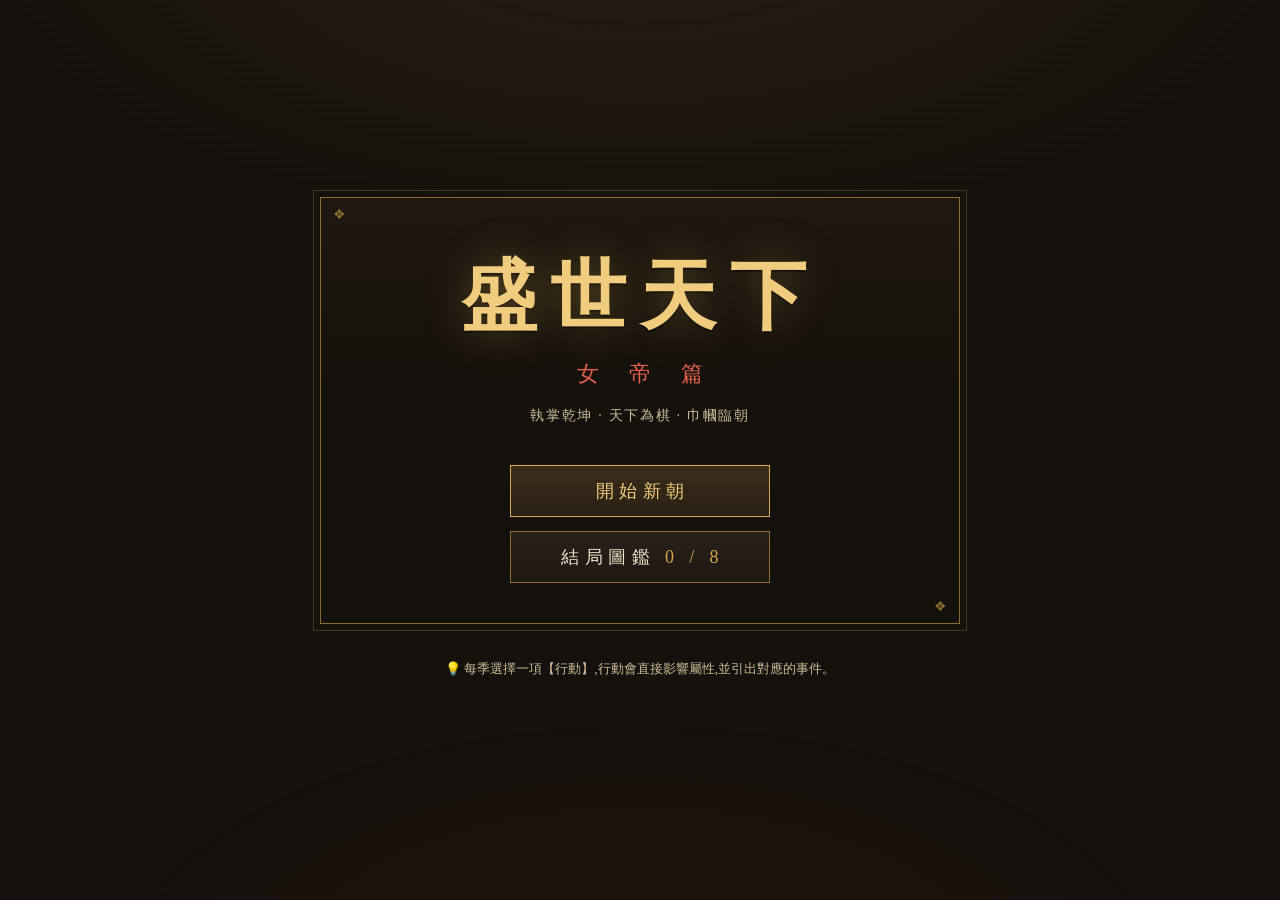
<file: index.html>
<!DOCTYPE html>
<html lang="zh-Hant">
<head>
<meta charset="UTF-8">
<meta name="viewport" content="width=device-width, initial-scale=1.0, user-scalable=no">
<title>盛世天下 · 女帝篇</title>
<link rel="icon" href="data:image/svg+xml,<svg xmlns='http://www.w3.org/2000/svg' viewBox='0 0 100 100'><text y='.9em' font-size='90'>👑</text></svg>">
<link rel="stylesheet" href="css/style.css">
</head>
<body>
<div id="app">

  <!-- ========== 標題 ========== -->
  <section class="screen" id="screen-title">
    <div class="title-frame">
      <h1 class="game-title">盛世天下</h1>
      <div class="game-sub">女 帝 篇</div>
      <p class="game-tagline">執掌乾坤 · 天下為棋 · 巾幗臨朝</p>
      <div class="title-menu">
        <button class="menu-btn primary" id="btn-new">開始新朝</button>
        <button class="menu-btn" id="btn-continue" style="display:none">繼續執政<span class="sub"></span></button>
        <button class="menu-btn" id="btn-gallery">結局圖鑑 <span id="title-endings-count">0 / 0</span></button>
      </div>
    </div>
    <p id="title-tip"></p>
  </section>

  <!-- ========== 年號選擇 ========== -->
  <section class="screen" id="screen-era">
    <div class="era-head">定 年 號</div>
    <p class="era-desc">先帝驟崩,遺詔傳位皇長女。<br>登基在即,禮部呈上年號候選——這兩個字,將冠於你的時代之前。</p>
    <div id="era-options"></div>
    <button class="back-link" id="btn-era-back">← 返回</button>
  </section>

  <!-- ========== 遊戲主畫面 ========== -->
  <section class="screen" id="screen-game">
    <div id="topbar">
      <div class="topbar-left">
        <span id="hud-era">—</span>
        <span id="hud-season">—</span>
        <span id="hud-title">—</span>
      </div>
      <div class="topbar-right">
        <button class="icon-btn" id="btn-ministers" title="朝臣">👥</button>
        <button class="icon-btn" id="btn-log" title="史冊">📖</button>
        <button class="icon-btn" id="btn-sound" title="音效">🔊</button>
        <button class="icon-btn" id="btn-home" title="回到標題(自動存檔)">🏠</button>
      </div>
    </div>
    <div id="stat-bar"></div>
    <div id="stage"></div>
  </section>

  <!-- ========== 結局 ========== -->
  <section class="screen" id="screen-ending">
    <div class="ending-box">
      <span id="ending-icon">🏯</span>
      <div id="ending-type">終局</div>
      <h2 id="ending-title">—</h2>
      <div id="ending-years">—</div>
      <div id="ending-stats"></div>
      <p id="ending-text"></p>
      <button class="menu-btn primary" id="btn-ending-new">再開新朝</button>
      <button class="menu-btn" id="btn-ending-back">回到標題</button>
    </div>
  </section>

  <!-- ========== 結局圖鑑 ========== -->
  <section class="screen" id="screen-gallery">
    <h2 class="gallery-head">結 局 圖 鑑</h2>
    <div id="gallery-list"></div>
    <button class="back-link" id="btn-gallery-back">← 返回</button>
  </section>

  <!-- ========== 大臣面板 ========== -->
  <div class="panel" id="panel-ministers">
    <div class="panel-box">
      <div class="panel-head"><h3>朝 臣</h3><button class="panel-close" id="btn-ministers-close">✕</button></div>
      <div class="panel-body" id="minister-list"></div>
    </div>
  </div>

  <!-- ========== 日誌面板 ========== -->
  <div class="panel" id="panel-log">
    <div class="panel-box">
      <div class="panel-head"><h3>起 居 注</h3><button class="panel-close" id="btn-log-close">✕</button></div>
      <div class="panel-body" id="log-list"></div>
    </div>
  </div>

</div>
<script src="js/data.js"></script>
<script src="js/audio.js"></script>
<script src="js/game.js"></script>
</body>
</html>
</file>
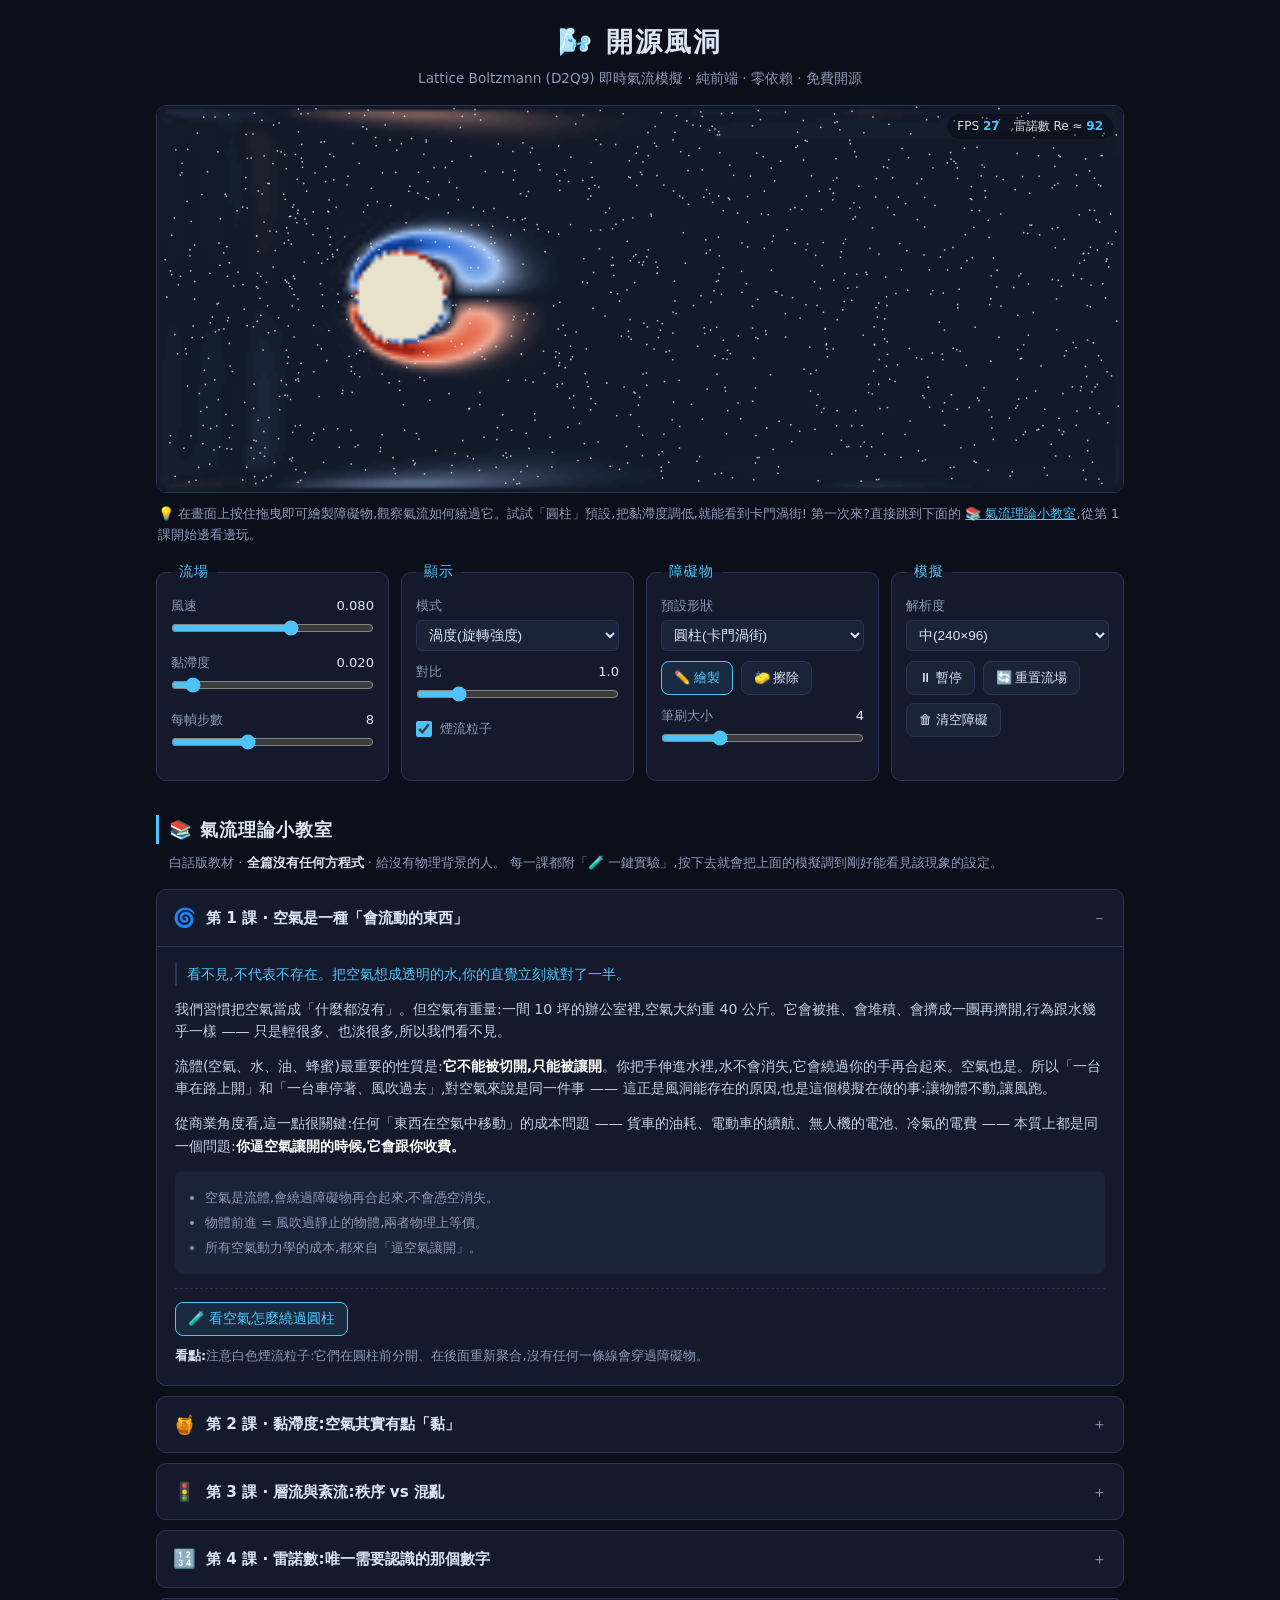
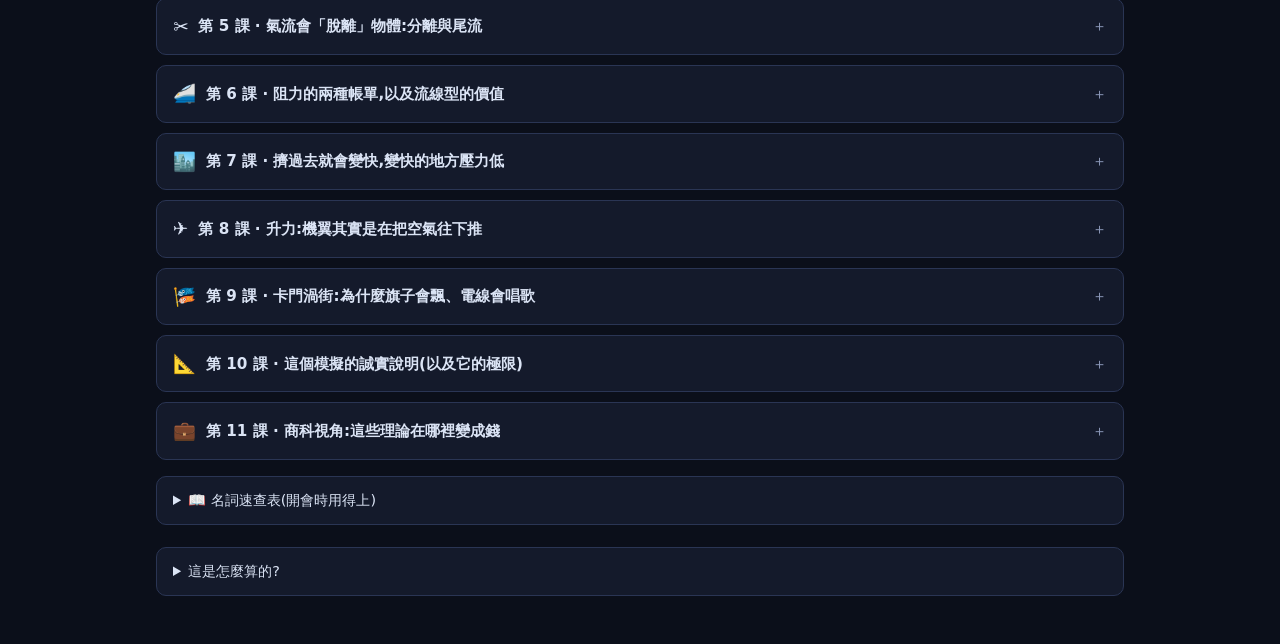
<file: airflow-sim/index.html>
<!DOCTYPE html>
<html lang="zh-Hant">
<head>
<meta charset="UTF-8">
<meta name="viewport" content="width=device-width, initial-scale=1.0">
<title>開源風洞 · 瀏覽器氣流模擬</title>
<link rel="icon" href="data:image/svg+xml,<svg xmlns='http://www.w3.org/2000/svg' viewBox='0 0 100 100'><text y='.9em' font-size='90'>🌬️</text></svg>">
<link rel="stylesheet" href="css/style.css">
</head>
<body>
<div id="app">

  <header>
    <h1>🌬️ 開源風洞</h1>
    <p class="sub">Lattice Boltzmann (D2Q9) 即時氣流模擬 · 純前端 · 零依賴 · 免費開源</p>
  </header>

  <div id="canvas-wrap">
    <canvas id="view"></canvas>
    <div id="toast"></div>
    <div id="readout">
      <span>FPS <b id="fps">—</b></span>
      <span>雷諾數 Re ≈ <b id="re">—</b></span>
    </div>
  </div>

  <p class="hint">💡 在畫面上按住拖曳即可繪製障礙物,觀察氣流如何繞過它。試試「圓柱」預設,把黏滯度調低,就能看到卡門渦街!
  第一次來?直接跳到下面的 <a href="#course">📚 氣流理論小教室</a>,從第 1 課開始邊看邊玩。</p>

  <div id="controls">

    <fieldset>
      <legend>流場</legend>
      <label>風速 <output id="speed-val">0.080</output>
        <input type="range" id="speed" min="0.02" max="0.12" step="0.005" value="0.08">
      </label>
      <label>黏滯度 <output id="visc-val">0.020</output>
        <input type="range" id="visc" min="0.005" max="0.2" step="0.005" value="0.02">
      </label>
      <label>每幀步數 <output id="steps-val">8</output>
        <input type="range" id="steps" min="1" max="20" step="1" value="8">
      </label>
    </fieldset>

    <fieldset>
      <legend>顯示</legend>
      <label>模式
        <select id="mode">
          <option value="curl" selected>渦度(旋轉強度)</option>
          <option value="speed">流速</option>
          <option value="density">密度(≈壓力)</option>
        </select>
      </label>
      <label>對比 <output id="contrast-val">1.0</output>
        <input type="range" id="contrast" min="0.3" max="4" step="0.1" value="1">
      </label>
      <label class="row"><input type="checkbox" id="tracers" checked> 煙流粒子</label>
    </fieldset>

    <fieldset>
      <legend>障礙物</legend>
      <label>預設形狀
        <select id="preset">
          <option value="cylinder" selected>圓柱(卡門渦街)</option>
          <option value="plate">垂直平板</option>
          <option value="wing">機翼</option>
          <option value="buildings">建築縫隙風</option>
          <option value="empty">清空</option>
        </select>
      </label>
      <div class="row btns">
        <button id="tool-draw" class="tool">✏️ 繪製</button>
        <button id="tool-erase" class="tool">🧽 擦除</button>
      </div>
      <label>筆刷大小 <output id="brush-val">4</output>
        <input type="range" id="brush" min="1" max="12" step="1" value="4">
      </label>
    </fieldset>

    <fieldset>
      <legend>模擬</legend>
      <label>解析度
        <select id="res">
          <option value="low">低(160×64,省電)</option>
          <option value="mid" selected>中(240×96)</option>
          <option value="high">高(320×128,較吃 CPU)</option>
        </select>
      </label>
      <div class="row btns">
        <button id="btn-pause">⏸ 暫停</button>
        <button id="btn-reset">🔄 重置流場</button>
        <button id="btn-clear">🗑 清空障礙</button>
      </div>
    </fieldset>

  </div>

  <section id="course">
    <h2>📚 氣流理論小教室</h2>
    <p class="course-sub">
      白話版教材 · <b>全篇沒有任何方程式</b> · 給沒有物理背景的人。
      每一課都附「🧪 一鍵實驗」,按下去就會把上面的模擬調到剛好能看見該現象的設定。
    </p>
    <div id="lessons"></div>

    <details id="glossary">
      <summary>📖 名詞速查表(開會時用得上)</summary>
      <div id="glossary-list"></div>
    </details>
  </section>

  <footer>
    <details>
      <summary>這是怎麼算的?</summary>
      <p>本模擬使用 <b>Lattice Boltzmann 方法(LBM,D2Q9)</b>:把空間切成格子,每格追蹤九個方向的粒子分布,
      每一步做「碰撞(向局部平衡鬆弛)」與「平流(往鄰格移動)」,巨觀上便重現了 Navier–Stokes 流體行為。
      障礙物採半程反彈(bounce-back)無滑移邊界;左緣固定進流、右緣零梯度出流。
      一切都在你的瀏覽器裡即時計算 — 不需要伺服器、GPU 或任何授權。</p>
      <p>注意:這是 2D、低馬赫數的教學/概念級模擬,適合直覺理解與快速實驗;
      若要做工程級 3D 分析,可搭配開源的 OpenFOAM 或 SU2。</p>
    </details>
  </footer>

</div>
<script src="js/sim.js"></script>
<script src="js/main.js"></script>
<script src="js/lessons.js"></script>
</body>
</html>
</file>
<file: css/style.css>
/* ============================================================
   盛世天下 · 女帝篇 — 樣式
   ============================================================ */
:root {
  --ink: #14100c;
  --ink-2: #1e1813;
  --ink-3: #292019;
  --gold: #d4a94e;
  --gold-bright: #f0cd7e;
  --gold-dim: #8a6d33;
  --paper: #efe3c8;
  --paper-dim: #cbbb98;
  --red: #b03a2e;
  --red-bright: #e05f4e;
  --green: #7fae6a;
  --font-serif: "Songti TC", "Noto Serif TC", "Noto Serif CJK TC", "Source Han Serif TC", "STSong", "SimSun", serif;
}

* { margin: 0; padding: 0; box-sizing: border-box; -webkit-tap-highlight-color: transparent; }

html, body {
  height: 100%;
  background: var(--ink);
  color: var(--paper);
  font-family: var(--font-serif);
  overflow: hidden;
}

#app { height: 100%; position: relative; }

/* ---------- 背景紋理 ---------- */
#app::before {
  content: '';
  position: fixed; inset: 0; pointer-events: none; z-index: 0;
  background:
    radial-gradient(ellipse 90% 60% at 50% -10%, rgba(212,169,78,.10), transparent 60%),
    radial-gradient(ellipse 70% 50% at 50% 110%, rgba(176,58,46,.08), transparent 60%),
    repeating-linear-gradient(0deg, transparent 0 2px, rgba(255,255,255,.008) 2px 4px);
}

/* ---------- 畫面切換 ---------- */
.screen {
  position: absolute; inset: 0;
  display: none;
  flex-direction: column;
  align-items: center;
  z-index: 1;
  overflow-y: auto;
  overflow-x: hidden;
}
.screen.active { display: flex; animation: screenIn .5s ease both; }
@keyframes screenIn { from { opacity: 0; transform: translateY(10px); } to { opacity: 1; transform: none; } }

/* ============================================================
   標題畫面
   ============================================================ */
#screen-title { justify-content: center; text-align: center; padding: 24px; }

.title-frame {
  border: 1px solid var(--gold-dim);
  outline: 1px solid rgba(212,169,78,.25);
  outline-offset: 6px;
  padding: 48px 56px 40px;
  position: relative;
  background: linear-gradient(180deg, rgba(212,169,78,.05), transparent 50%);
  max-width: 640px; width: 100%;
}
.title-frame::before, .title-frame::after {
  content: '❖'; color: var(--gold-dim); position: absolute; font-size: 14px;
}
.title-frame::before { top: 8px; left: 12px; }
.title-frame::after { bottom: 8px; right: 12px; }

.game-title {
  font-size: clamp(44px, 9vw, 76px);
  letter-spacing: .18em;
  color: var(--gold-bright);
  text-shadow: 0 0 40px rgba(212,169,78,.35), 0 2px 0 rgba(0,0,0,.6);
  font-weight: 700;
  animation: titleGlow 3.2s ease-in-out infinite alternate;
}
@keyframes titleGlow {
  from { text-shadow: 0 0 24px rgba(212,169,78,.25), 0 2px 0 rgba(0,0,0,.6); }
  to   { text-shadow: 0 0 52px rgba(212,169,78,.5), 0 2px 0 rgba(0,0,0,.6); }
}
.game-sub {
  margin-top: 10px;
  font-size: clamp(17px, 3vw, 22px);
  letter-spacing: .55em; text-indent: .55em;
  color: var(--red-bright);
}
.game-tagline {
  margin-top: 18px; color: var(--paper-dim); font-size: 14px; letter-spacing: .12em;
}

.title-menu { margin-top: 40px; display: flex; flex-direction: column; gap: 14px; align-items: center; }

.menu-btn {
  font-family: inherit;
  width: 260px; padding: 13px 0;
  background: linear-gradient(180deg, var(--ink-3), var(--ink-2));
  color: var(--paper);
  border: 1px solid var(--gold-dim);
  font-size: 18px; letter-spacing: .3em; text-indent: .3em;
  cursor: pointer;
  transition: all .25s;
  position: relative;
}
.menu-btn:hover {
  border-color: var(--gold-bright); color: var(--gold-bright);
  box-shadow: 0 0 22px rgba(212,169,78,.18);
  transform: translateY(-2px);
}
.menu-btn .sub { display: block; font-size: 11px; letter-spacing: .1em; color: var(--paper-dim); margin-top: 3px; }
.menu-btn.primary { border-color: var(--gold); background: linear-gradient(180deg, #3a2d1c, #2a2013); color: var(--gold-bright); }

#title-endings-count { color: var(--gold); }
#title-tip {
  margin-top: 34px; font-size: 13px; color: var(--paper-dim);
  max-width: 460px; line-height: 1.7; min-height: 3.4em;
}

/* ============================================================
   年號選擇
   ============================================================ */
#screen-era { justify-content: center; padding: 24px; text-align: center; }
.era-head { font-size: 26px; letter-spacing: .3em; color: var(--gold-bright); margin-bottom: 8px; }
.era-desc { color: var(--paper-dim); font-size: 14px; margin-bottom: 30px; line-height: 1.8; max-width: 480px; }
#era-options { display: flex; gap: 16px; flex-wrap: wrap; justify-content: center; max-width: 600px; }
.era-btn {
  font-family: inherit;
  width: 96px; height: 128px;
  background: linear-gradient(180deg, #2c2318, var(--ink-2));
  border: 1px solid var(--gold-dim);
  color: var(--gold-bright); cursor: pointer;
  display: flex; align-items: center; justify-content: center;
  transition: all .25s;
}
.era-btn .era-name {
  writing-mode: vertical-rl; font-size: 26px; letter-spacing: .35em;
}
.era-btn:hover { border-color: var(--gold-bright); transform: translateY(-4px); box-shadow: 0 8px 26px rgba(212,169,78,.2); }
.back-link {
  font-family: inherit; margin-top: 36px; background: none; border: none;
  color: var(--paper-dim); font-size: 14px; letter-spacing: .2em; cursor: pointer;
}
.back-link:hover { color: var(--gold-bright); }

/* ============================================================
   遊戲主畫面
   ============================================================ */
#screen-game { padding: 0; }

/* --- 頂欄 --- */
#topbar {
  width: 100%;
  display: flex; align-items: center; justify-content: space-between;
  padding: 10px 16px 8px;
  border-bottom: 1px solid rgba(212,169,78,.22);
  background: linear-gradient(180deg, rgba(212,169,78,.06), transparent);
  flex-shrink: 0;
}
.topbar-left { display: flex; align-items: baseline; gap: 10px; }
#hud-era { font-size: 19px; color: var(--gold-bright); letter-spacing: .1em; }
#hud-season { font-size: 14px; color: var(--paper-dim); }
#hud-title {
  font-size: 12px; color: var(--red-bright);
  border: 1px solid rgba(176,58,46,.5); padding: 2px 8px; letter-spacing: .15em;
}
.topbar-right { display: flex; gap: 8px; }
.icon-btn {
  font-family: inherit;
  background: var(--ink-2); border: 1px solid rgba(212,169,78,.3);
  color: var(--paper); font-size: 15px;
  width: 36px; height: 32px; cursor: pointer; transition: all .2s;
}
.icon-btn:hover { border-color: var(--gold-bright); color: var(--gold-bright); }

/* --- 屬性列 --- */
#stat-bar {
  width: 100%; max-width: 760px;
  display: grid; grid-template-columns: repeat(5, 1fr); gap: 8px;
  padding: 12px 16px 6px;
  flex-shrink: 0;
}
.stat-item { position: relative; }
.stat-head { display: flex; align-items: center; gap: 4px; font-size: 12px; margin-bottom: 4px; }
.stat-icon { font-size: 13px; }
.stat-name { color: var(--paper-dim); letter-spacing: .05em; }
.stat-num { margin-left: auto; color: var(--gold-bright); font-size: 13px; font-variant-numeric: tabular-nums; }
.bar-track {
  height: 6px; background: rgba(255,255,255,.07);
  border: 1px solid rgba(212,169,78,.18);
  overflow: hidden;
}
.bar-fill {
  height: 100%;
  background: linear-gradient(90deg, var(--gold-dim), var(--gold));
  transition: width .7s cubic-bezier(.22,1,.36,1);
}
.bar-fill.danger { background: linear-gradient(90deg, #7c2a22, var(--red-bright)); }
.bar-fill.rich { background: linear-gradient(90deg, var(--gold), var(--gold-bright)); box-shadow: 0 0 8px rgba(240,205,126,.5); }
.stat-danger .stat-name { color: var(--red-bright); animation: pulse 1.2s infinite; }
@keyframes pulse { 50% { opacity: .45; } }

/* 屬性飄字 */
.float-num {
  position: absolute; right: 0; top: -4px;
  font-size: 15px; font-weight: 700; pointer-events: none;
  animation: floatUp 1.4s ease-out both;
  z-index: 5;
}
.float-num.up { color: var(--green); }
.float-num.down { color: var(--red-bright); }
@keyframes floatUp {
  0% { opacity: 0; transform: translateY(6px); }
  18% { opacity: 1; }
  100% { opacity: 0; transform: translateY(-26px); }
}

/* --- 舞台 --- */
#stage {
  flex: 1; width: 100%; max-width: 760px;
  padding: 14px 16px 26px;
  display: flex; flex-direction: column;
  overflow-y: auto;
}

.card {
  background: linear-gradient(180deg, var(--ink-3), var(--ink-2));
  border: 1px solid rgba(212,169,78,.35);
  padding: 22px 24px 24px;
  position: relative;
  box-shadow: 0 10px 40px rgba(0,0,0,.45);
}
.card.enter { animation: cardIn .45s cubic-bezier(.22,1,.36,1) both; }
@keyframes cardIn {
  from { opacity: 0; transform: translateY(18px) scale(.985); }
  to   { opacity: 1; transform: none; }
}
.card::before {
  content: ''; position: absolute; inset: 5px; pointer-events: none;
  border: 1px solid rgba(212,169,78,.12);
}
.story-card { border-color: var(--gold); box-shadow: 0 10px 46px rgba(212,169,78,.14); }

.card-kicker {
  font-size: 12px; letter-spacing: .3em; color: var(--red-bright); margin-bottom: 10px;
}
.story-card .card-kicker { color: var(--gold-bright); }
.card-title {
  font-size: 24px; color: var(--gold-bright); letter-spacing: .08em;
  margin-bottom: 14px; display: flex; align-items: center; gap: 10px;
}
.ev-icon { font-size: 26px; }
.card-text {
  font-size: 16px; line-height: 2; color: var(--paper);
  min-height: 3em; cursor: pointer;
}
.type-cursor { color: var(--gold); animation: pulse .8s infinite; }

/* --- 行動 --- */
.action-lead { cursor: default; min-height: unset; margin-bottom: 6px; color: var(--paper-dim); }
.action-list { display: flex; flex-direction: column; gap: 9px; margin-top: 14px; }
.action-btn {
  font-family: inherit;
  display: flex; align-items: center; gap: 14px;
  background: rgba(255,255,255,.025);
  border: 1px solid rgba(212,169,78,.25);
  padding: 11px 16px;
  color: var(--paper); cursor: pointer;
  text-align: left; transition: all .2s;
}
.action-btn:hover {
  border-color: var(--gold-bright);
  background: rgba(212,169,78,.08);
  transform: translateX(4px);
}
.a-icon { font-size: 22px; flex-shrink: 0; }
.a-body { display: flex; flex-direction: column; gap: 2px; flex: 1; }
.a-name { font-size: 17px; letter-spacing: .1em; color: var(--gold-bright); }
.a-desc { font-size: 12.5px; color: var(--paper-dim); }
.a-hint { font-size: 11.5px; color: var(--paper-dim); white-space: nowrap; opacity: .85; }

/* --- 選項 --- */
.choice-list { display: flex; flex-direction: column; gap: 10px; margin-top: 18px; }
.choice-btn {
  font-family: inherit;
  background: rgba(255,255,255,.03);
  border: 1px solid rgba(212,169,78,.3);
  padding: 13px 18px;
  color: var(--paper); font-size: 15.5px; line-height: 1.6;
  cursor: pointer; text-align: left;
  display: flex; align-items: center; justify-content: space-between; gap: 12px;
  transition: all .2s;
  animation: choiceIn .4s ease both;
  position: relative;
}
@keyframes choiceIn { from { opacity: 0; transform: translateX(-10px); } to { opacity: 1; transform: none; } }
.choice-btn:hover:not(.locked) {
  border-color: var(--gold-bright); background: rgba(212,169,78,.1);
  padding-left: 24px;
}
.choice-btn::before {
  content: '◆'; color: var(--gold-dim); font-size: 10px; margin-right: 10px;
}
.choice-btn:hover:not(.locked)::before { color: var(--gold-bright); }
.choice-btn.locked { opacity: .45; cursor: not-allowed; }
.c-text { flex: 1; }
.c-req {
  font-size: 11.5px; white-space: nowrap; padding: 2px 8px;
  border: 1px solid currentColor;
}
.c-req.ok { color: var(--green); }
.c-req.lack { color: var(--red-bright); }

/* --- 結果卡 --- */
.result-choice {
  color: var(--paper-dim); font-size: 14px; margin-bottom: 12px;
  padding-left: 12px; border-left: 2px solid var(--gold-dim);
}
.primary-btn {
  font-family: inherit;
  margin-top: 22px; align-self: flex-start;
  background: linear-gradient(180deg, #3a2d1c, #2a2013);
  border: 1px solid var(--gold);
  color: var(--gold-bright);
  font-size: 16px; letter-spacing: .25em; text-indent: .25em;
  padding: 11px 38px; cursor: pointer; transition: all .25s;
  display: inline-block;
}
.primary-btn:hover { box-shadow: 0 0 20px rgba(212,169,78,.25); transform: translateY(-2px); }
.hidden-btn { opacity: 0; pointer-events: none; }
.result-card .primary-btn, .year-card .primary-btn { transition: opacity .4s, box-shadow .25s, transform .25s; }

/* --- 年度結算 --- */
.year-rows { display: flex; flex-direction: column; gap: 8px; margin: 6px 0 14px; }
.year-row {
  display: flex; justify-content: space-between; align-items: center;
  padding: 9px 14px; background: rgba(255,255,255,.03);
  border: 1px solid rgba(212,169,78,.15); font-size: 14.5px;
}
.year-row strong { color: var(--gold-bright); font-weight: 600; }
.year-row .up { color: var(--green); }
.year-row .loyal-fx { font-size: 12.5px; color: var(--paper-dim); text-align: right; }
.year-comment { color: var(--paper-dim); font-size: 14.5px; min-height: unset; cursor: default; }

.victory-progress { margin-top: 16px; border-top: 1px dashed rgba(212,169,78,.25); padding-top: 14px; }
.vp-label { font-size: 13px; letter-spacing: .2em; color: var(--gold); margin-bottom: 8px; }
.vp-label span { color: var(--gold-bright); margin-left: 6px; }
.vp-list { display: flex; flex-wrap: wrap; gap: 6px 14px; }
.vp-item { font-size: 12.5px; color: var(--paper-dim); }
.vp-item.ok { color: var(--green); }

/* ============================================================
   側面板 (大臣 / 日誌)
   ============================================================ */
.panel {
  position: fixed; inset: 0; z-index: 30;
  background: rgba(10,8,5,.72);
  display: none; align-items: center; justify-content: center;
  backdrop-filter: blur(3px);
}
.panel.open { display: flex; animation: screenIn .25s ease both; }
.panel-box {
  width: min(560px, calc(100vw - 32px));
  max-height: 78vh;
  background: linear-gradient(180deg, var(--ink-3), var(--ink-2));
  border: 1px solid var(--gold-dim);
  display: flex; flex-direction: column;
}
.panel-head {
  display: flex; align-items: center; justify-content: space-between;
  padding: 14px 18px; border-bottom: 1px solid rgba(212,169,78,.2);
}
.panel-head h3 { font-size: 17px; letter-spacing: .25em; color: var(--gold-bright); font-weight: 600; }
.panel-close {
  font-family: inherit;
  background: none; border: none; color: var(--paper-dim); font-size: 20px; cursor: pointer;
}
.panel-close:hover { color: var(--gold-bright); }
.panel-body { overflow-y: auto; padding: 14px 18px; }

/* 大臣 */
.minister-item {
  display: flex; gap: 14px; padding: 13px 0;
  border-bottom: 1px dashed rgba(212,169,78,.15);
}
.minister-item:last-child { border-bottom: none; }
.m-icon { font-size: 26px; flex-shrink: 0; margin-top: 2px; }
.m-body { flex: 1; }
.m-name { font-size: 16px; color: var(--gold-bright); }
.m-name small { color: var(--red-bright); font-size: 12px; margin-left: 6px; font-weight: 400; }
.m-intro { font-size: 12.5px; color: var(--paper-dim); line-height: 1.7; margin: 4px 0 8px; }
.m-loyal { display: flex; align-items: center; gap: 10px; }
.m-bar { flex: 1; height: 5px; background: rgba(255,255,255,.07); border: 1px solid rgba(212,169,78,.15); }
.m-fill { height: 100%; background: linear-gradient(90deg, var(--red), var(--gold)); transition: width .5s; }
.m-mood { font-size: 12px; color: var(--paper-dim); white-space: nowrap; }
.m-gone { opacity: .4; }

/* 日誌 */
.log-item {
  display: flex; gap: 10px; padding: 7px 0; font-size: 13.5px;
  border-bottom: 1px dashed rgba(212,169,78,.1);
  line-height: 1.6;
}
.log-time { color: var(--gold-dim); white-space: nowrap; font-size: 12px; padding-top: 1px; }
.log-text { color: var(--paper-dim); }
.log-item.choice .log-text { color: var(--paper); }
.log-item.sys .log-text { color: var(--gold); }

/* ============================================================
   結局畫面
   ============================================================ */
#screen-ending { justify-content: center; text-align: center; padding: 24px; }
.ending-box { max-width: 620px; width: 100%; }
#ending-icon { font-size: 64px; display: block; animation: endIcon 1.2s ease both; }
@keyframes endIcon { from { opacity: 0; transform: scale(.5); } 60% { transform: scale(1.15); } to { opacity: 1; transform: scale(1); } }
#ending-type {
  margin-top: 16px; font-size: 13px; letter-spacing: .5em; text-indent: .5em; color: var(--red-bright);
}
.ending-win #ending-type { color: var(--gold-bright); }
#ending-title {
  margin-top: 8px; font-size: clamp(30px, 6vw, 42px);
  color: var(--gold-bright); letter-spacing: .12em;
  text-shadow: 0 0 30px rgba(212,169,78,.3);
}
#ending-years { margin-top: 10px; color: var(--paper-dim); font-size: 14px; letter-spacing: .15em; }
#ending-stats {
  display: flex; justify-content: center; gap: 10px; flex-wrap: wrap;
  margin-top: 22px;
}
.end-stat {
  border: 1px solid rgba(212,169,78,.3); padding: 8px 14px;
  display: flex; flex-direction: column; gap: 3px; font-size: 12px; color: var(--paper-dim);
  background: rgba(255,255,255,.02);
}
.end-stat strong { color: var(--gold-bright); font-size: 17px; }
#ending-text {
  margin: 26px auto 0; max-width: 540px; text-align: left;
  font-size: 15.5px; line-height: 2.1; color: var(--paper);
  min-height: 6em; cursor: pointer;
}
#btn-ending-new { margin-top: 32px; }
#btn-ending-back { margin-top: 12px; margin-left: 12px; }
@media (max-width: 560px) { #btn-ending-back { margin-left: 0; } }

.ending-win { background: radial-gradient(ellipse 80% 60% at 50% 20%, rgba(212,169,78,.14), transparent 65%); }
.ending-fail { background: radial-gradient(ellipse 80% 60% at 50% 20%, rgba(176,58,46,.12), transparent 65%); }

/* ============================================================
   結局圖鑑
   ============================================================ */
#screen-gallery { justify-content: flex-start; padding: 40px 24px; }
.gallery-head { font-size: 24px; letter-spacing: .3em; color: var(--gold-bright); margin-bottom: 26px; }
#gallery-list {
  display: grid; grid-template-columns: repeat(auto-fill, minmax(240px, 1fr));
  gap: 12px; width: 100%; max-width: 620px;
}
.gallery-item {
  display: flex; align-items: center; gap: 12px;
  border: 1px solid rgba(212,169,78,.3); padding: 14px 16px;
  background: rgba(255,255,255,.02);
}
.gallery-item.locked-item { opacity: .4; }
.gallery-item.unlocked { border-color: var(--gold-dim); }
.g-icon { font-size: 26px; }
.g-title { font-size: 15px; color: var(--gold-bright); }
.g-sub { font-size: 12px; color: var(--paper-dim); margin-top: 2px; }

/* ============================================================
   響應式
   ============================================================ */
@media (max-width: 560px) {
  #stat-bar { grid-template-columns: repeat(5, 1fr); gap: 5px; padding: 10px 10px 4px; }
  .stat-name { display: none; }
  .stat-head { font-size: 11px; }
  #stage { padding: 10px 10px 20px; }
  .card { padding: 16px 15px 18px; }
  .card-text { font-size: 15px; }
  .a-hint { display: none; }
  #hud-title { display: none; }
  .title-frame { padding: 36px 20px 30px; }
}
</file>
<file: airflow-sim/css/style.css>
/* ============ 開源風洞 · 深色科技風 ============ */
* { margin: 0; padding: 0; box-sizing: border-box; }

:root {
  --bg: #0b0f1a;
  --panel: #141a2b;
  --panel2: #1b2338;
  --line: #2a3554;
  --text: #dbe4f5;
  --dim: #8b98b8;
  --accent: #4fc3f7;
}

body {
  background: var(--bg);
  color: var(--text);
  font-family: "PingFang TC", "Microsoft JhengHei", "Noto Sans TC", system-ui, sans-serif;
  line-height: 1.6;
}

#app {
  max-width: 1000px;
  margin: 0 auto;
  padding: 20px 16px 48px;
}

header { text-align: center; margin-bottom: 16px; }
header h1 { font-size: 1.7rem; letter-spacing: 2px; }
header .sub { color: var(--dim); font-size: .85rem; margin-top: 4px; }

#canvas-wrap {
  position: relative;
  border: 1px solid var(--line);
  border-radius: 10px;
  overflow: hidden;
  background: #000;
}
#view {
  display: block;
  width: 100%;
  cursor: crosshair;
  touch-action: none;
}

#readout {
  position: absolute;
  top: 8px; right: 10px;
  display: flex; gap: 14px;
  font-size: .75rem;
  color: rgba(255,255,255,.85);
  background: rgba(0,0,0,.35);
  padding: 3px 10px;
  border-radius: 20px;
  pointer-events: none;
}
#readout b { color: var(--accent); font-weight: 600; }

#toast {
  position: absolute;
  left: 50%; bottom: 12px;
  transform: translateX(-50%) translateY(8px);
  background: rgba(20, 26, 43, .95);
  border: 1px solid var(--line);
  color: var(--text);
  font-size: .8rem;
  padding: 6px 14px;
  border-radius: 8px;
  opacity: 0;
  transition: opacity .25s, transform .25s;
  pointer-events: none;
  white-space: nowrap;
}
#toast.show { opacity: 1; transform: translateX(-50%) translateY(0); }

.hint {
  color: var(--dim);
  font-size: .82rem;
  margin: 10px 2px 16px;
}

#controls {
  display: grid;
  grid-template-columns: repeat(auto-fit, minmax(220px, 1fr));
  gap: 12px;
}

fieldset {
  border: 1px solid var(--line);
  border-radius: 10px;
  background: var(--panel);
  padding: 12px 14px 14px;
}
legend {
  padding: 0 8px;
  color: var(--accent);
  font-size: .85rem;
  letter-spacing: 1px;
}

label {
  display: block;
  font-size: .82rem;
  color: var(--dim);
  margin-bottom: 10px;
}
label output { float: right; color: var(--text); font-variant-numeric: tabular-nums; }
label.row { display: flex; align-items: center; gap: 8px; }

input[type=range] {
  width: 100%;
  margin-top: 4px;
  accent-color: var(--accent);
}
input[type=checkbox] { accent-color: var(--accent); width: 16px; height: 16px; }

select {
  width: 100%;
  margin-top: 4px;
  background: var(--panel2);
  color: var(--text);
  border: 1px solid var(--line);
  border-radius: 6px;
  padding: 6px 8px;
  font-size: .85rem;
}

.btns { display: flex; gap: 8px; margin-bottom: 10px; flex-wrap: wrap; }
button {
  background: var(--panel2);
  color: var(--text);
  border: 1px solid var(--line);
  border-radius: 8px;
  padding: 7px 12px;
  font-size: .82rem;
  cursor: pointer;
  transition: background .15s, border-color .15s;
}
button:hover { background: #232d4a; }
button.tool.active {
  border-color: var(--accent);
  color: var(--accent);
  background: rgba(79, 195, 247, .1);
}

.hint a { color: var(--accent); }

/* ============ 理論小教室 ============ */
#course { margin-top: 34px; }
#course h2 {
  font-size: 1.15rem;
  letter-spacing: 1px;
  border-left: 3px solid var(--accent);
  padding-left: 10px;
}
.course-sub {
  color: var(--dim);
  font-size: .82rem;
  margin: 8px 0 16px 13px;
}
.course-sub b { color: var(--text); }

details.lesson {
  background: var(--panel);
  border: 1px solid var(--line);
  border-radius: 10px;
  padding: 0;
  margin-bottom: 10px;
  color: var(--text);
  font-size: .88rem;
}
details.lesson > summary {
  list-style: none;
  padding: 13px 16px;
  display: flex;
  align-items: center;
  gap: 10px;
  font-size: .95rem;
}
details.lesson > summary::-webkit-details-marker { display: none; }
details.lesson > summary::after {
  content: '＋';
  margin-left: auto;
  color: var(--dim);
  font-size: .95rem;
}
details.lesson[open] > summary::after { content: '－'; }
details.lesson[open] > summary { border-bottom: 1px solid var(--line); }
.lesson-icon { font-size: 1.15rem; }
.lesson-title { font-weight: 600; }

.lesson-body { padding: 4px 18px 18px; }
.lesson-body p { margin-top: 12px; color: #c3cee6; }
.lesson-body b { color: #fff; }
.lesson-lead {
  color: var(--accent) !important;
  font-size: .9rem;
  border-left: 2px solid var(--line);
  padding-left: 10px;
}

.tug {
  display: flex;
  align-items: stretch;
  gap: 8px;
  margin-top: 12px;
  font-size: .8rem;
  flex-wrap: wrap;
}
.tug span {
  flex: 1 1 140px;
  text-align: center;
  padding: 9px 10px;
  border-radius: 8px;
  border: 1px solid var(--line);
}
.tug-a { background: rgba(224, 90, 58, .13); color: #f0a893; }
.tug-b { background: rgba(58, 119, 217, .13); color: #a9c6f5; }
.tug-vs {
  flex: 0 0 auto;
  border: none !important;
  color: var(--dim);
  align-self: center;
  padding: 0 4px !important;
}

ul.lesson-points {
  margin: 14px 0 0;
  padding: 12px 14px 12px 30px;
  background: var(--panel2);
  border-radius: 8px;
  font-size: .82rem;
  color: var(--dim);
}
ul.lesson-points li { margin: 4px 0; }

.lesson-try {
  margin-top: 14px;
  padding-top: 13px;
  border-top: 1px dashed var(--line);
}
.try-btn {
  border-color: var(--accent);
  color: var(--accent);
  background: rgba(79, 195, 247, .1);
  font-size: .85rem;
}
.try-btn:hover { background: rgba(79, 195, 247, .2); }
.lesson-watch {
  font-size: .8rem;
  color: var(--dim) !important;
  margin-top: 10px !important;
}
.lesson-watch b { color: var(--text) !important; }

#glossary { margin-top: 16px; }
#glossary-list {
  display: grid;
  grid-template-columns: repeat(auto-fit, minmax(260px, 1fr));
  gap: 8px;
  margin-top: 12px;
}
.term {
  background: var(--panel2);
  border-radius: 8px;
  padding: 9px 12px;
  font-size: .8rem;
}
.term b { display: block; color: var(--accent); font-weight: 600; margin-bottom: 2px; }
.term span { color: var(--dim); }

footer { margin-top: 22px; }
details {
  background: var(--panel);
  border: 1px solid var(--line);
  border-radius: 10px;
  padding: 12px 16px;
  font-size: .85rem;
  color: var(--dim);
}
summary { cursor: pointer; color: var(--text); font-size: .9rem; }
details p { margin-top: 10px; }
details b { color: var(--text); }

@media (max-width: 640px) {
  header h1 { font-size: 1.35rem; }
  #app { padding: 12px 10px 32px; }
}
</file>
